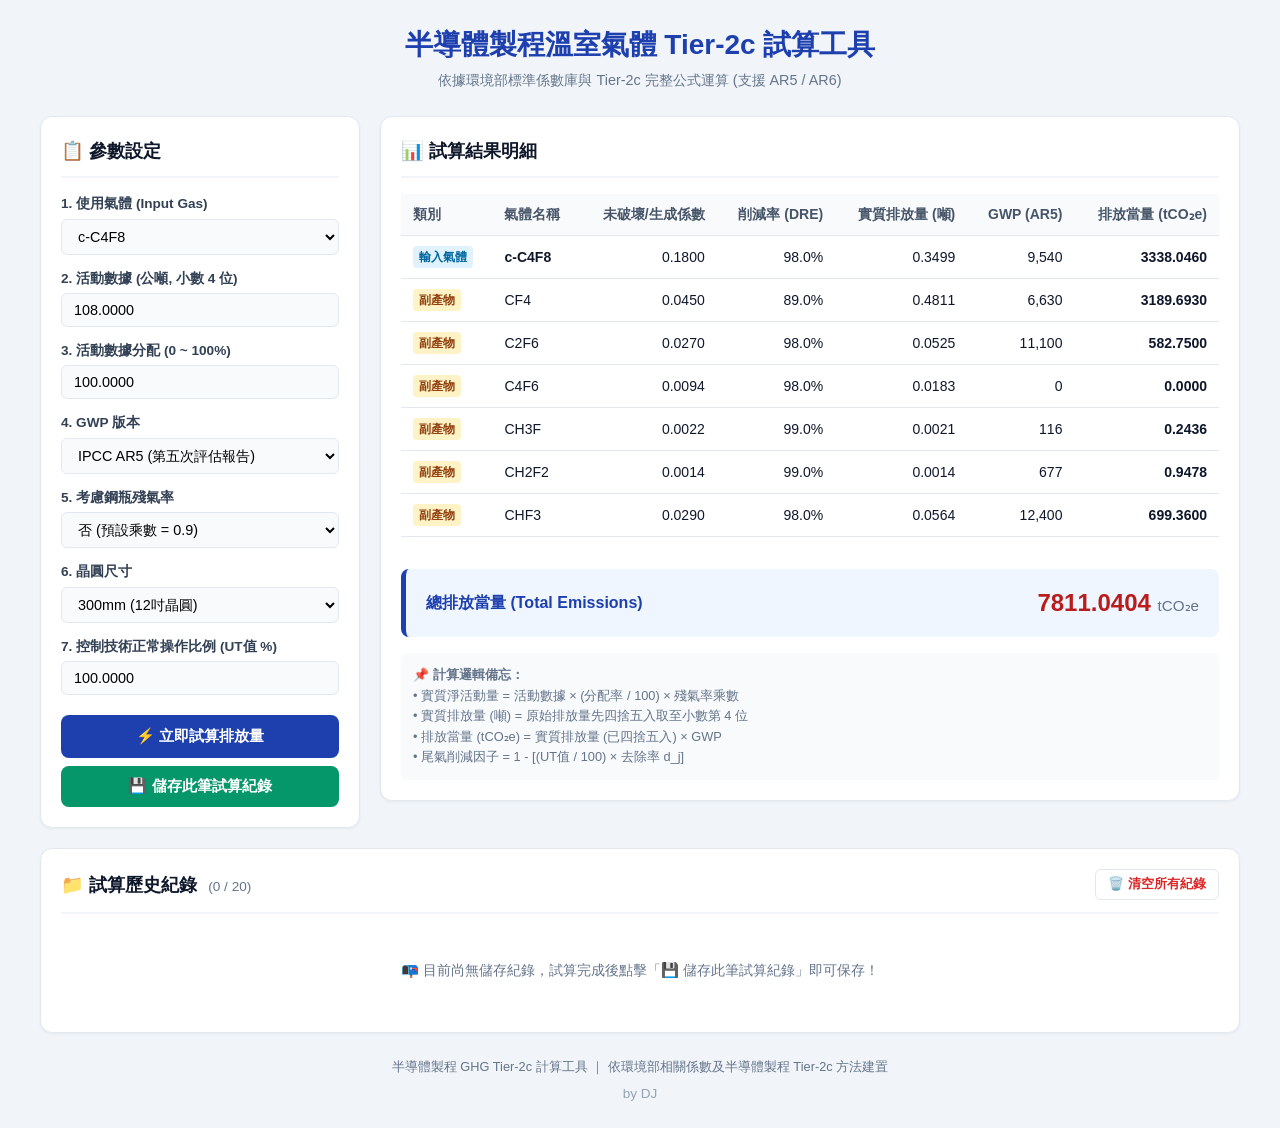
<file: index.html>
<!DOCTYPE html>
<html lang="zh-Hant">
<head>
    <meta charset="UTF-8">
    <meta name="viewport" content="width=device-width, initial-scale=1.0">
    <title>半導體製程溫室氣體 Tier-2c 試算工具</title>
    <link rel="stylesheet" href="style.css">
</head>
<body>
    <div class="container">
        <header>
            <h1>半導體製程溫室氣體 Tier-2c 試算工具</h1>
            <p class="subtitle">依據環境部標準係數庫與 Tier-2c 完整公式運算 (支援 AR5 / AR6)</p>
        </header>

        <div class="main-layout">
            <!-- 左側/輸入面板 -->
            <aside class="controls-card">
                <div class="card-header">
                    <h2>📋 參數設定</h2>
                </div>

                <div class="form-group">
                    <label for="gas-select">1. 使用氣體 (Input Gas)</label>
                    <select id="gas-select"></select>
                </div>
                <div class="form-group">
                    <label for="activity-data">2. 活動數據 (公噸, 小數 4 位)</label>
                    <input type="number" id="activity-data" value="108.0000" step="0.0001" min="0">
                </div>
                <div class="form-group">
                    <label for="allocation-rate">3. 活動數據分配 (0 ~ 100%)</label>
                    <input type="number" id="allocation-rate" value="100.0000" step="0.0001" min="0" max="100">
                </div>
                <div class="form-group">
                    <label for="gwp-version">4. GWP 版本</label>
                    <select id="gwp-version">
                        <option value="AR5" selected>IPCC AR5 (第五次評估報告)</option>
                        <option value="AR6">IPCC AR6 (第六次評估報告)</option>
                    </select>
                </div>
                <div class="form-group">
                    <label for="heel-factor">5. 考慮鋼瓶殘氣率</label>
                    <select id="heel-factor">
                        <option value="1.0">是 (乘數 = 1.0)</option>
                        <option value="0.9" selected>否 (預設乘數 = 0.9)</option>
                    </select>
                </div>
                <div class="form-group">
                    <label for="wafer-size">6. 晶圓尺寸</label>
                    <select id="wafer-size">
                        <option value="300" selected>300mm (12吋晶圓)</option>
                        <option value="200">200mm (8吋晶圓)</option>
                    </select>
                </div>
                <div class="form-group">
                    <label for="ut-value">7. 控制技術正常操作比例 (UT值 %)</label>
                    <input type="number" id="ut-value" value="100.0000" step="0.0001" min="0" max="100">
                </div>

                <button id="calculate-btn" type="button">⚡ 立即試算排放量</button>
                <button id="save-btn" type="button" class="btn-save">💾 儲存此筆試算紀錄</button>
            </aside>

            <!-- 右側/結果展示面板 -->
            <main class="results-card">
                <div class="card-header">
                    <h2>📊 試算結果明細</h2>
                </div>
                <div id="results-output" class="table-responsive">
                    <!-- 表格動態生成 -->
                </div>
                <div class="summary-box">
                    <div class="summary-label">總排放當量 (Total Emissions)</div>
                    <div class="summary-value" id="total-emissions">0.0000 <span class="unit">tCO₂e</span></div>
                </div>
                <div class="formula-note">
                    <strong>📌 計算邏輯備忘：</strong><br>
                    • 實質淨活動量 = 活動數據 × (分配率 / 100) × 殘氣率乘數<br>
                    • 實質排放量 (噸) = 原始排放量先四捨五入取至小數第 4 位<br>
                    • 排放當量 (tCO₂e) = 實質排放量 (已四捨五入) × GWP<br>
                    • 尾氣削減因子 = 1 - [(UT值 / 100) × 去除率 d_j]
                </div>
            </main>
        </div>

        <!-- 下方/歷史存檔紀錄區塊 -->
        <section class="history-card">
            <div class="card-header history-header">
                <div class="header-left">
                    <h2>📁 試算歷史紀錄 <span class="record-count" id="record-count">(0 / 20)</span></h2>
                </div>
                <button id="clear-all-btn" class="btn-clear-all" type="button">🗑️ 清空所有紀錄</button>
            </div>
            <div id="history-container" class="history-table-responsive">
                <!-- 動態載入歷史紀錄表格 -->
            </div>
        </section>

        <footer>
            <p>半導體製程 GHG Tier-2c 計算工具 ｜ 依環境部相關係數及半導體製程 Tier-2c 方法建置</p>
            <p class="signature">by DJ</p>
        </footer>
    </div>
    <script src="script.js"></script>
</body>
</html>
</file>
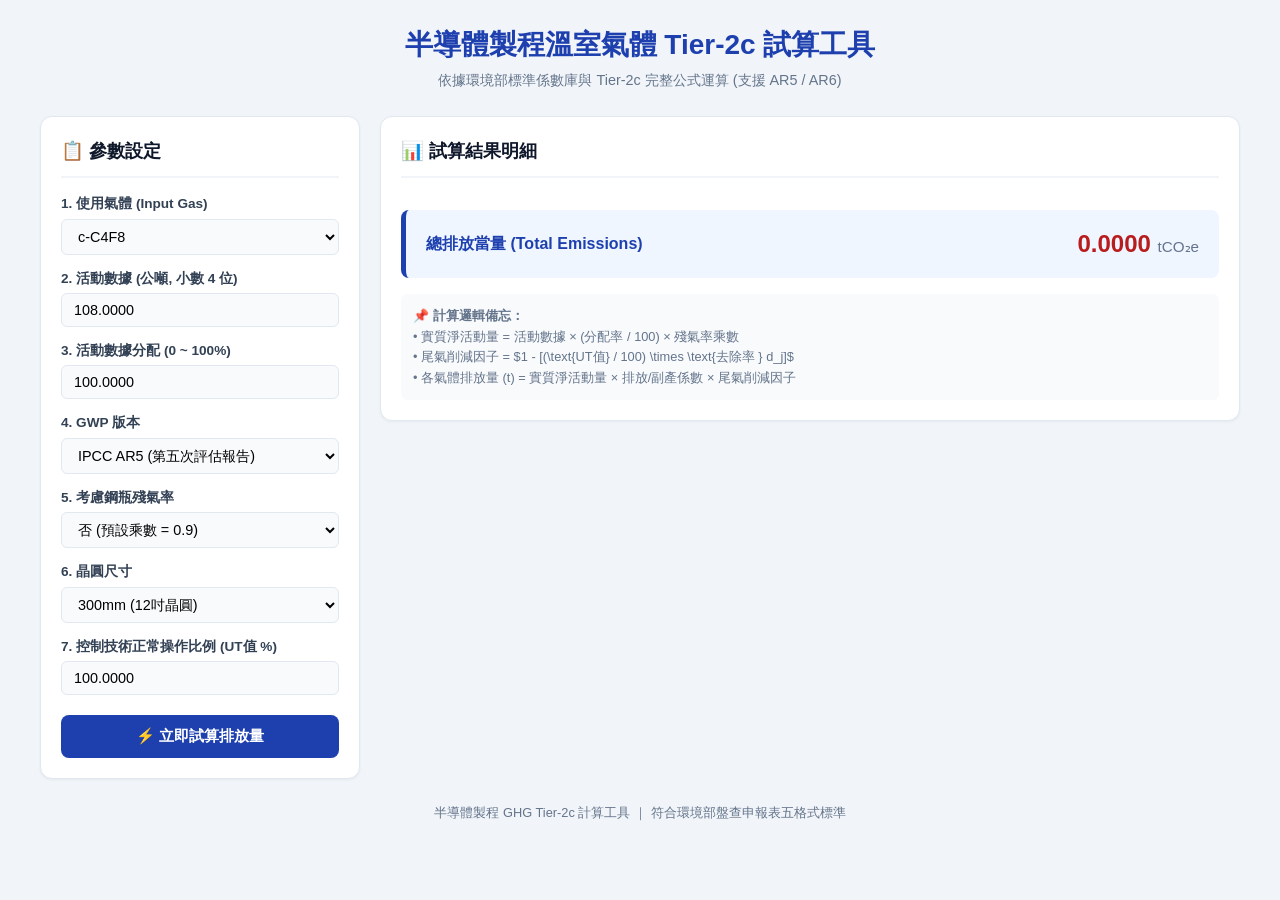
<file: Tier_2C tool.html>
<!DOCTYPE html>
<html lang="zh-Hant">
<head>
    <meta charset="UTF-8">
    <meta name="viewport" content="width=device-width, initial-scale=1.0">
    <title>半導體製程溫室氣體 Tier-2c 試算工具</title>
    <link rel="stylesheet" href="style.css">
</head>
<body>
    <div class="container">
        <header>
            <h1>半導體製程溫室氣體 Tier-2c 試算工具</h1>
            <p class="subtitle">依據環境部標準係數庫與 Tier-2c 完整公式運算 (支援 AR5 / AR6)</p>
        </header>

        <div class="main-layout">
            <!-- 左側/輸入面板 (寬度約 32%) -->
            <aside class="controls-card">
                <div class="card-header">
                    <h2>📋 參數設定</h2>
                </div>

                <div class="form-group">
                    <label for="gas-select">1. 使用氣體 (Input Gas)</label>
                    <select id="gas-select"></select>
                </div>

                <div class="form-group">
                    <label for="activity-data">2. 活動數據 (公噸, 小數 4 位)</label>
                    <input type="number" id="activity-data" value="108.0000" step="0.0001" min="0">
                </div>

                <div class="form-group">
                    <label for="allocation-rate">3. 活動數據分配 (0 ~ 100%)</label>
                    <input type="number" id="allocation-rate" value="100.0000" step="0.0001" min="0" max="100">
                </div>

                <div class="form-group">
                    <label for="gwp-version">4. GWP 版本</label>
                    <select id="gwp-version">
                        <option value="AR5" selected>IPCC AR5 (第五次評估報告)</option>
                        <option value="AR6">IPCC AR6 (第六次評估報告)</option>
                    </select>
                </div>

                <div class="form-group">
                    <label for="heel-factor">5. 考慮鋼瓶殘氣率</label>
                    <select id="heel-factor">
                        <option value="1.0">是 (乘數 = 1.0)</option>
                        <option value="0.9" selected>否 (預設乘數 = 0.9)</option>
                    </select>
                </div>

                <div class="form-group">
                    <label for="wafer-size">6. 晶圓尺寸</label>
                    <select id="wafer-size">
                        <option value="300" selected>300mm (12吋晶圓)</option>
                        <option value="200">200mm (8吋晶圓)</option>
                    </select>
                </div>

                <div class="form-group">
                    <label for="ut-value">7. 控制技術正常操作比例 (UT值 %)</label>
                    <input type="number" id="ut-value" value="100.0000" step="0.0001" min="0" max="100">
                </div>

                <button id="calculate-btn" type="button">⚡ 立即試算排放量</button>
            </aside>

            <!-- 右側/結果展示面板 (寬度約 68%) -->
            <main class="results-card">
                <div class="card-header">
                    <h2>📊 試算結果明細</h2>
                </div>

                <div id="results-output" class="table-responsive">
                    <!-- 表格動態生成 -->
                </div>

                <div class="summary-box">
                    <div class="summary-label">總排放當量 (Total Emissions)</div>
                    <div class="summary-value" id="total-emissions">0.0000 <span class="unit">tCO₂e</span></div>
                </div>

                <div class="formula-note">
                    <strong>📌 計算邏輯備忘：</strong><br>
                    • 實質淨活動量 = 活動數據 × (分配率 / 100) × 殘氣率乘數<br>
                    • 尾氣削減因子 = $1 - [(\text{UT值} / 100) \times \text{去除率 } d_j]$<br>
                    • 各氣體排放量 (t) = 實質淨活動量 × 排放/副產係數 × 尾氣削減因子
                </div>
            </main>
        </div>

        <footer>
            <p>半導體製程 GHG Tier-2c 計算工具 ｜ 符合環境部盤查申報表五格式標準</p>
        </footer>
    </div>
    <script src="script.js"></script>
</body>
</html>
</file>
<file: style.css>
:root {
    --primary-color: #1e40af;
    --primary-hover: #1d4ed8;
    --success-color: #059669;
    --success-hover: #047857;
    --danger-color: #dc2626;
    --danger-hover: #b91c1c;
    --bg-color: #f1f5f9;
    --card-bg: #ffffff;
    --border-color: #e2e8f0;
    --text-main: #0f172a;
    --text-muted: #64748b;
    --highlight: #b91c1c;
}
* {
    box-sizing: border-box;
    margin: 0;
    padding: 0;
}
body {
    font-family: -apple-system, BlinkMacSystemFont, "Segoe UI", Roboto, "Helvetica Neue", Arial, "Microsoft JhengHei", sans-serif;
    background-color: var(--bg-color);
    color: var(--text-main);
    line-height: 1.5;
    padding: 24px 16px;
}
.container {
    max-width: 1200px;
    margin: 0 auto;
}
header {
    text-align: center;
    margin-bottom: 24px;
}
header h1 {
    font-size: 1.75rem;
    color: var(--primary-color);
    font-weight: 700;
}
.subtitle {
    color: var(--text-muted);
    font-size: 0.9rem;
    margin-top: 4px;
}
/* 主版面雙欄佈局 */
.main-layout {
    display: grid;
    grid-template-columns: 320px 1fr;
    gap: 20px;
    align-items: start;
    margin-bottom: 20px;
}
@media (max-width: 860px) {
    .main-layout {
        grid-template-columns: 1fr;
    }
}
.controls-card, .results-card, .history-card {
    background: var(--card-bg);
    border-radius: 12px;
    border: 1px solid var(--border-color);
    padding: 20px;
    box-shadow: 0 1px 3px rgba(0, 0, 0, 0.05);
}
.card-header {
    border-bottom: 2px solid var(--bg-color);
    padding-bottom: 12px;
    margin-bottom: 16px;
}
.card-header h2 {
    font-size: 1.15rem;
    color: var(--text-main);
}
.form-group {
    margin-bottom: 14px;
}
.form-group label {
    display: block;
    font-size: 0.85rem;
    font-weight: 600;
    color: #334155;
    margin-bottom: 4px;
}
.form-group input, .form-group select {
    width: 100%;
    padding: 8px 12px;
    border: 1px solid var(--border-color);
    border-radius: 6px;
    font-size: 0.9rem;
    background-color: #f8fafc;
    transition: all 0.2s;
}
.form-group input:focus, .form-group select:focus {
    outline: none;
    border-color: var(--primary-color);
    background-color: #fff;
    box-shadow: 0 0 0 3px rgba(30, 64, 175, 0.1);
}
#calculate-btn {
    width: 100%;
    padding: 11px;
    background: var(--primary-color);
    color: #fff;
    border: none;
    border-radius: 8px;
    font-size: 0.95rem;
    font-weight: 600;
    cursor: pointer;
    transition: background 0.2s;
    margin-top: 6px;
}
#calculate-btn:hover {
    background: var(--primary-hover);
}
.btn-save {
    width: 100%;
    padding: 10px;
    background: var(--success-color);
    color: #fff;
    border: none;
    border-radius: 8px;
    font-size: 0.95rem;
    font-weight: 600;
    cursor: pointer;
    transition: background 0.2s;
    margin-top: 8px;
}
.btn-save:hover {
    background: var(--success-hover);
}
/* 結果表格 */
.table-responsive {
    overflow-x: auto;
}
table {
    width: 100%;
    border-collapse: collapse;
    font-size: 0.875rem;
    margin-bottom: 16px;
}
table th, table td {
    padding: 10px 12px;
    text-align: right;
    border-bottom: 1px solid var(--border-color);
}
table th:first-child, table td:first-child,
table th:nth-child(2), table td:nth-child(2) {
    text-align: left;
}
table th {
    background-color: #f8fafc;
    color: #475569;
    font-weight: 600;
}
table tbody tr:hover {
    background-color: #f8fafc;
}
.badge-input {
    display: inline-block;
    padding: 2px 6px;
    border-radius: 4px;
    background: #e0f2fe;
    color: #0369a1;
    font-weight: 600;
    font-size: 0.75rem;
}
.badge-byproduct {
    display: inline-block;
    padding: 2px 6px;
    border-radius: 4px;
    background: #fef3c7;
    color: #92400e;
    font-weight: 600;
    font-size: 0.75rem;
}
.summary-box {
    display: flex;
    justify-content: space-between;
    align-items: center;
    background: #eff6ff;
    border-left: 5px solid var(--primary-color);
    padding: 16px 20px;
    border-radius: 8px;
    margin-top: 16px;
}
.summary-label {
    font-size: 1rem;
    font-weight: 600;
    color: var(--primary-color);
}
.summary-value {
    font-size: 1.5rem;
    font-weight: 700;
    color: var(--highlight);
}
.summary-value .unit {
    font-size: 0.95rem;
    color: #64748b;
    font-weight: normal;
}
.formula-note {
    margin-top: 16px;
    padding: 12px;
    background: #f8fafc;
    border-radius: 6px;
    font-size: 0.8rem;
    color: var(--text-muted);
    line-height: 1.6;
}
/* 歷史存檔卡片樣式 */
.history-header {
    display: flex;
    justify-content: space-between;
    align-items: center;
}
.record-count {
    font-size: 0.85rem;
    color: var(--text-muted);
    font-weight: normal;
    margin-left: 6px;
}
.btn-clear-all {
    background: none;
    border: 1px solid var(--border-color);
    padding: 6px 12px;
    border-radius: 6px;
    color: var(--danger-color);
    font-size: 0.8rem;
    cursor: pointer;
    font-weight: 600;
    transition: all 0.2s;
}
.btn-clear-all:hover {
    background: #fee2e2;
    border-color: var(--danger-color);
}
.history-table-responsive {
    overflow-x: auto;
}
.history-table th, .history-table td {
    text-align: center;
    white-space: nowrap; /* 強制所有欄位內容不換行 */
}
.history-table td.cell-highlight {
    font-weight: 700;
    color: var(--highlight);
    text-align: right;
}
.history-table td:last-child {
    min-width: 125px; /* 操作欄位設定足夠最小寬度，防止按鈕上下擠壓 */
    text-align: center;
}
.btn-load {
    display: inline-block;
    background: #e0f2fe;
    color: #0369a1;
    border: 1px solid #bae6fd;
    padding: 4px 8px;
    border-radius: 4px;
    font-size: 0.78rem;
    font-weight: 600;
    cursor: pointer;
    margin-right: 4px;
    transition: all 0.2s;
    white-space: nowrap;
}
.btn-load:hover {
    background: #0284c7;
    color: #fff;
}
.btn-delete {
    display: inline-block;
    background: #fee2e2;
    color: #b91c1c;
    border: 1px solid #fecaca;
    padding: 4px 8px;
    border-radius: 4px;
    font-size: 0.78rem;
    font-weight: 600;
    cursor: pointer;
    transition: all 0.2s;
    white-space: nowrap;
}
.btn-delete:hover {
    background: #dc2626;
    color: #fff;
}
.empty-history {
    text-align: center;
    padding: 30px 10px;
    color: var(--text-muted);
    font-size: 0.9rem;
}
/* 頁尾與簽名 */
footer {
    text-align: center;
    margin-top: 24px;
    font-size: 0.8rem;
    color: var(--text-muted);
}
.signature {
    margin-top: 8px;
    font-size: 0.85rem;
    color: #94a3b8;
    font-weight: 500;
}
</file>
